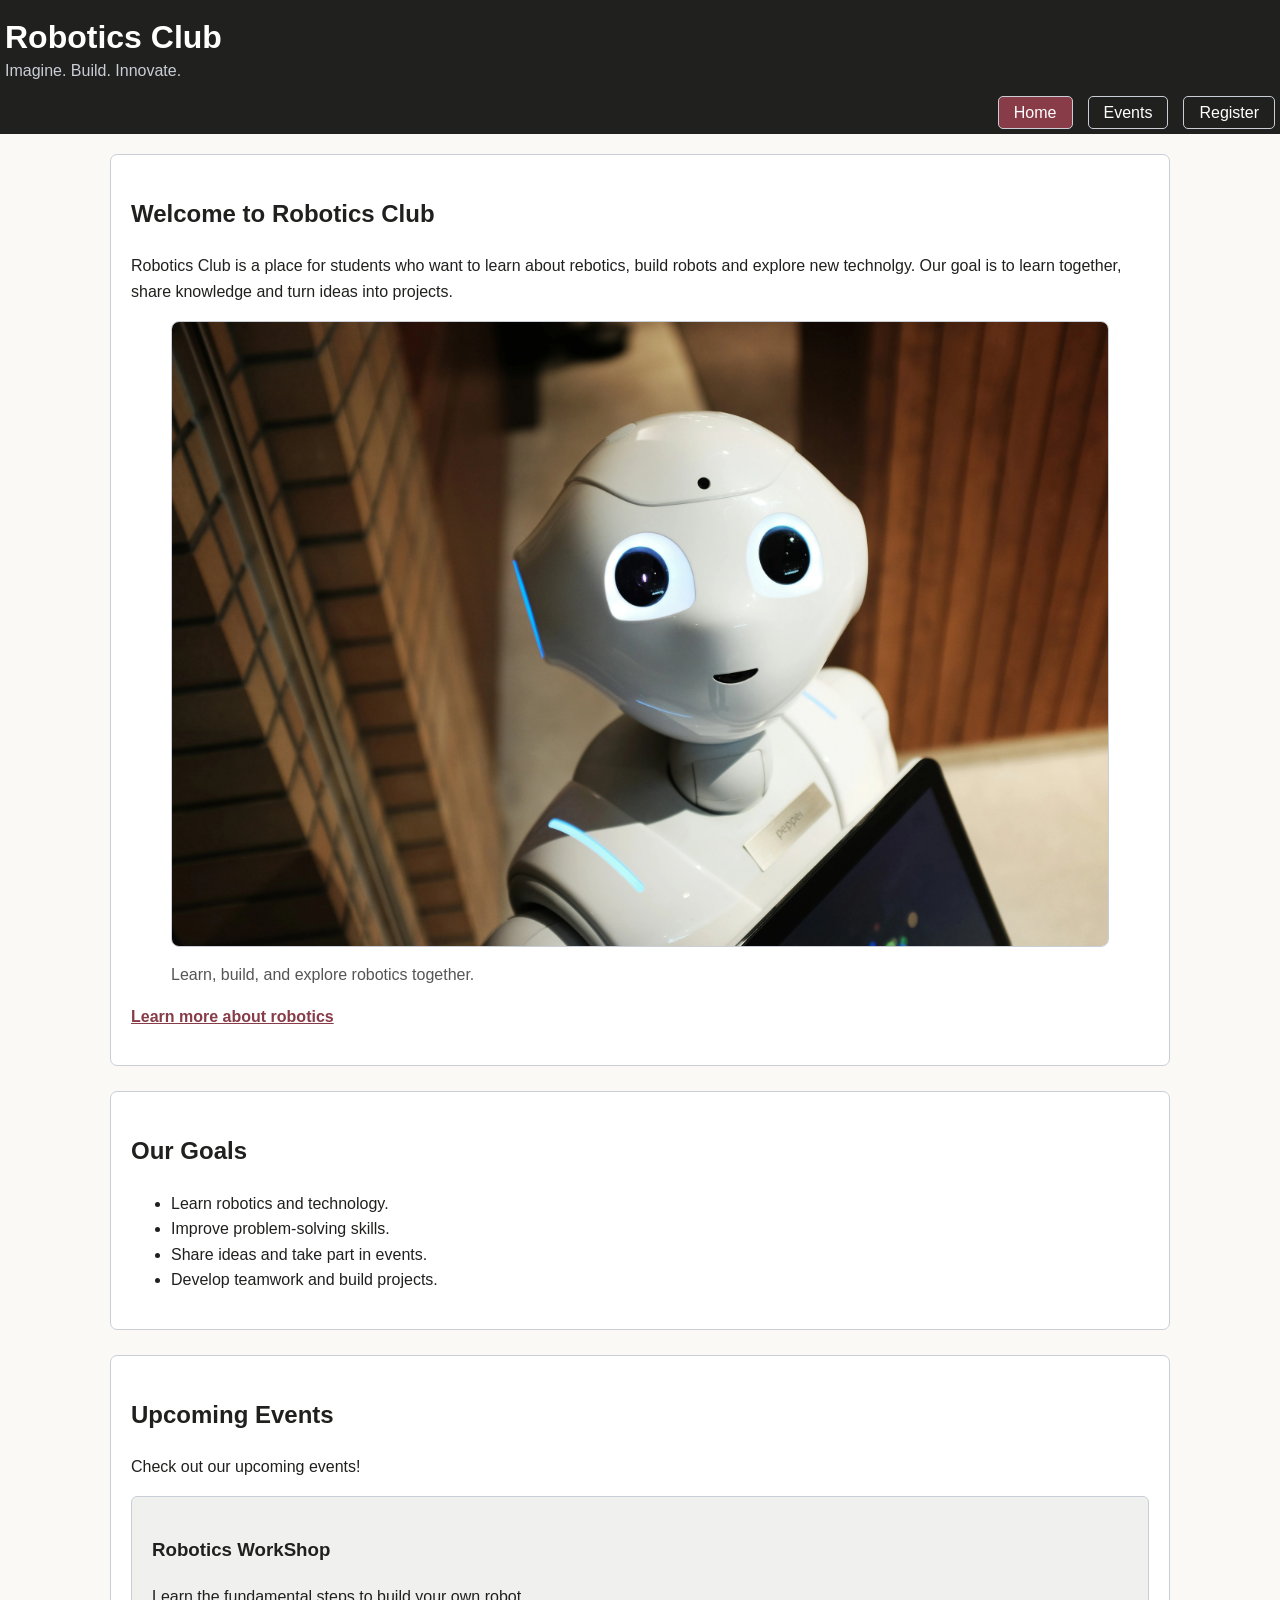
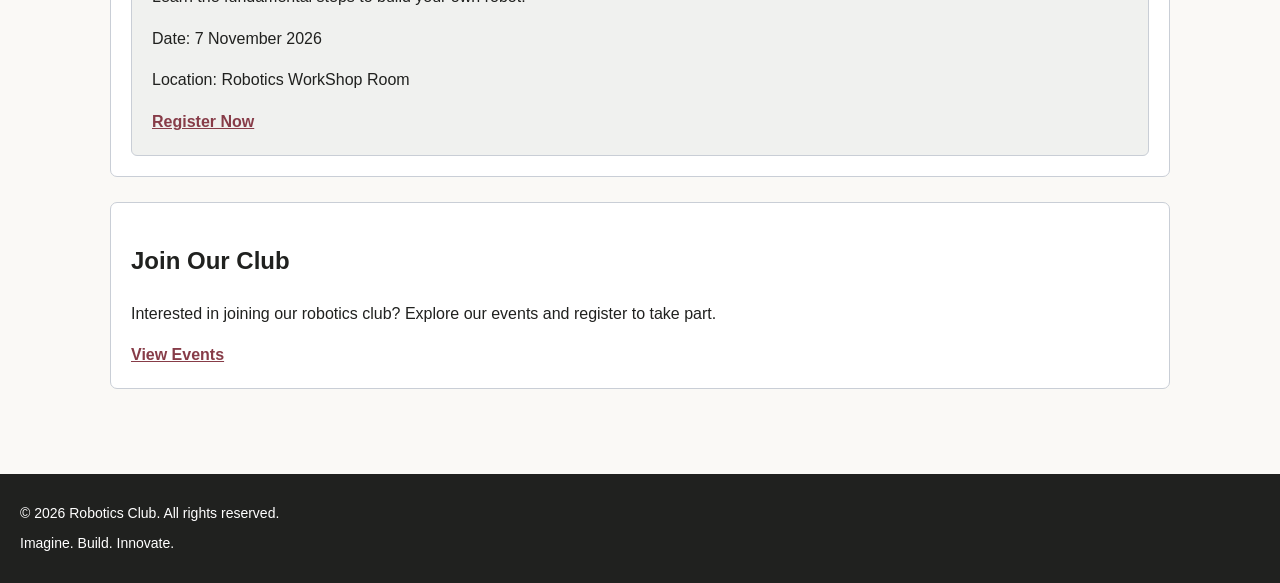
<file: index.html>
<!DOCTYPE html>
<html lang="en">

<head>
    <meta charset="UTF-8">
    <meta name="viewport" content="width=device-width, initial-scale=1.0">
    <title>Home | Robotics Club </title>
    <link rel="stylesheet" href="style.css">
</head>

<body>
    <header>
        <h1>Robotics Club</h1>
        <p>Imagine. Build. Innovate.</p>
        <nav>
            <a class="active" href="index.html">Home</a>
            <a href="events.html">Events</a>
            <a href="register.html">Register</a>
        </nav>
    </header>
    <main>
        <section id="home">
            <h2>Welcome to Robotics Club</h2>
            <p>Robotics Club is a place for students who want to learn about rebotics, build robots and explore new
                technolgy. Our goal is to learn together, share knowledge and turn ideas into projects.</p>
            <figure>
                <img src="images/robotics.webp" alt="A whiter robot with glowing blue eyes.">
                <figcaption>Learn, build, and explore robotics together.</figcaption>
            </figure>
            <p>
                <a href="https://www.firstinspires.org/robotics/frc" target="_blank" rel="noopener noreferrer">Learn more about robotics</a>
            </p>
        </section>
        <section id="home1">
            <h2>Our Goals</h2>
            <ul>
                <li>Learn robotics and technology.</li>
                <li>Improve problem-solving skills.</li>
                <li>Share ideas and take part in events.</li>
                <li>Develop teamwork and build projects.</li>
            </ul>
        </section>
        <section id="home2">
            <h2>Upcoming Events</h2>
            <p>Check out our upcoming events!</p>
            <article>
                <h3>Robotics WorkShop</h3>
                <p>Learn the fundamental steps to build your own robot.</p>
                <p>Date:
                    <time datetime="2026-11-07">7 November 2026</time>
                </p>
                <p>Location: Robotics WorkShop Room</p>
                <a href="register.html">Register Now</a>
            </article>
        </section>
        <aside>
            <h2>Join Our Club</h2>
            <p>Interested in joining our robotics club? Explore our events and register to take part.</p>
            <a href="events.html">View Events</a>
        </aside>
    </main>

    <footer>
        <p>&copy; 2026 Robotics Club. All rights reserved.</p>
        <p>Imagine. Build. Innovate.</p>
    </footer>
</body>

</html>
</file>
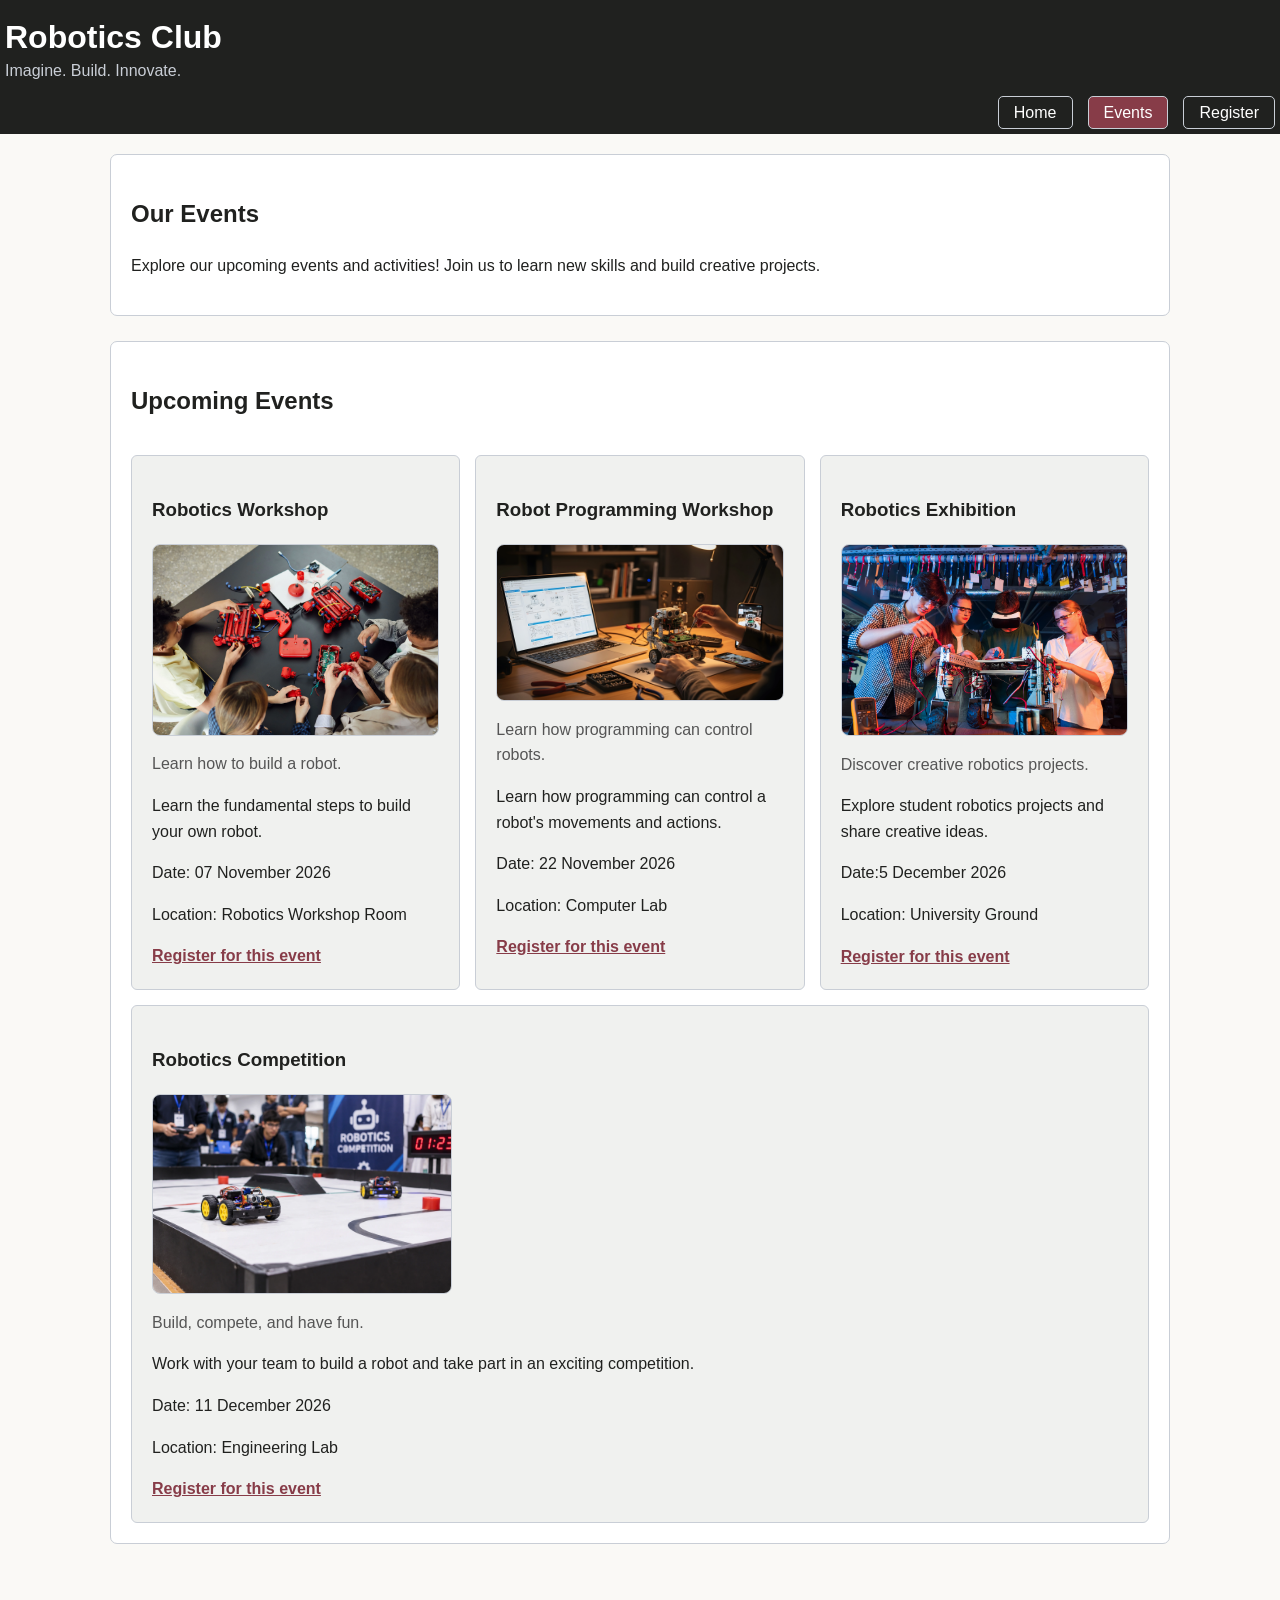
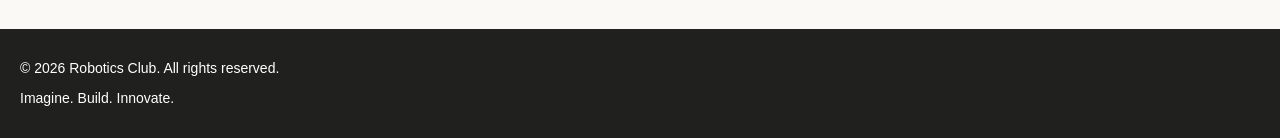
<file: events.html>
<!DOCTYPE html>
<html lang="en">

<head>
    <meta charset="UTF-8">
    <meta name="viewport" content="width=device-width, initial-scale=1.0">
    <title>Events | Robotics Club</title>
    <link rel="stylesheet" href="style.css">
</head>

<body>
    <header>
        <h1>Robotics Club</h1>
        <p>Imagine. Build. Innovate.</p>
        <nav>
            <a href="index.html">Home</a>
            <a href="events.html" class="active">Events</a>
            <a href="register.html">Register</a>
        </nav>
    </header>
    <main>
        <section class="he">
            <h2>Our Events</h2>
            <p>Explore our upcoming events and activities!
                Join us to learn new skills and build creative projects.
            </p>
        </section>
        <section class="event-list">
            <h2>Upcoming Events</h2>
            <article>
                <h3>Robotics Workshop</h3>
                <figure>
                    <img src="images/robot-workshop.webp" alt="Students assembling robots together during a robotics workshop">
                    <figcaption>Learn how to build a robot.</figcaption>
                </figure>
                <p>
                    Learn the fundamental steps to build your own robot.
                </p>
                <p>Date:
                    <time datetime="2026-11-07">07 November 2026</time>
                </p>
                <p>Location: Robotics Workshop Room</p>
                <a href="register.html">Register for this event</a>
            </article>
            <article>
                <h3>Robot Programming Workshop</h3>

                <figure>
                    <img src="images/robot-programming.webp" alt="Student programming a robot using laptop in computer lab">
                    <figcaption>Learn how programming can control robots.</figcaption>
                </figure>
                <p>
                    Learn how programming can control a robot's movements and actions.
                </p>
                <p>Date:
                    <time datetime="2026-11-22">22 November 2026</time>
                </p>

                <p>Location: Computer Lab</p>
                <a href="register.html">Register for this event</a>
            </article>

            <article>
                <h3>Robotics Exhibition</h3>

                <figure>
                    <img src="images/robot-showcase.webp" alt="Students showing their robotics project in exhibition">
                    <figcaption>Discover creative robotics projects.</figcaption>
                </figure>

                <p>
                    Explore student robotics projects and share creative ideas.
                </p>

                <p>
                    Date:<time datetime="2026-12-05">5 December 2026</time>
                </p>

                <p>Location: University Ground</p>
                <a href="register.html">Register for this event</a>
            </article>
         <article>
                <h3>Robotics Competition</h3>

                <figure>
                    <img src="images/robot-competition.webp" alt="Small robots racing against each other in competition">
                    <figcaption>Build, compete, and have fun.</figcaption>
                </figure>

                <p>
                    Work with your team to build a robot and take part in an exciting competition.
                </p>

                <p>
                    Date:
                    <time datetime="2026-12-11">11 December 2026</time>
                </p>

                <p>Location: Engineering Lab</p>
                <a href="register.html">Register for this event</a>
            </article>
            
        </section>
    </main>

    <footer>
        <p>&copy; 2026 Robotics Club. All rights reserved.</p>
        <p>Imagine. Build. Innovate.</p>
    </footer>
</body>

</html>
</file>
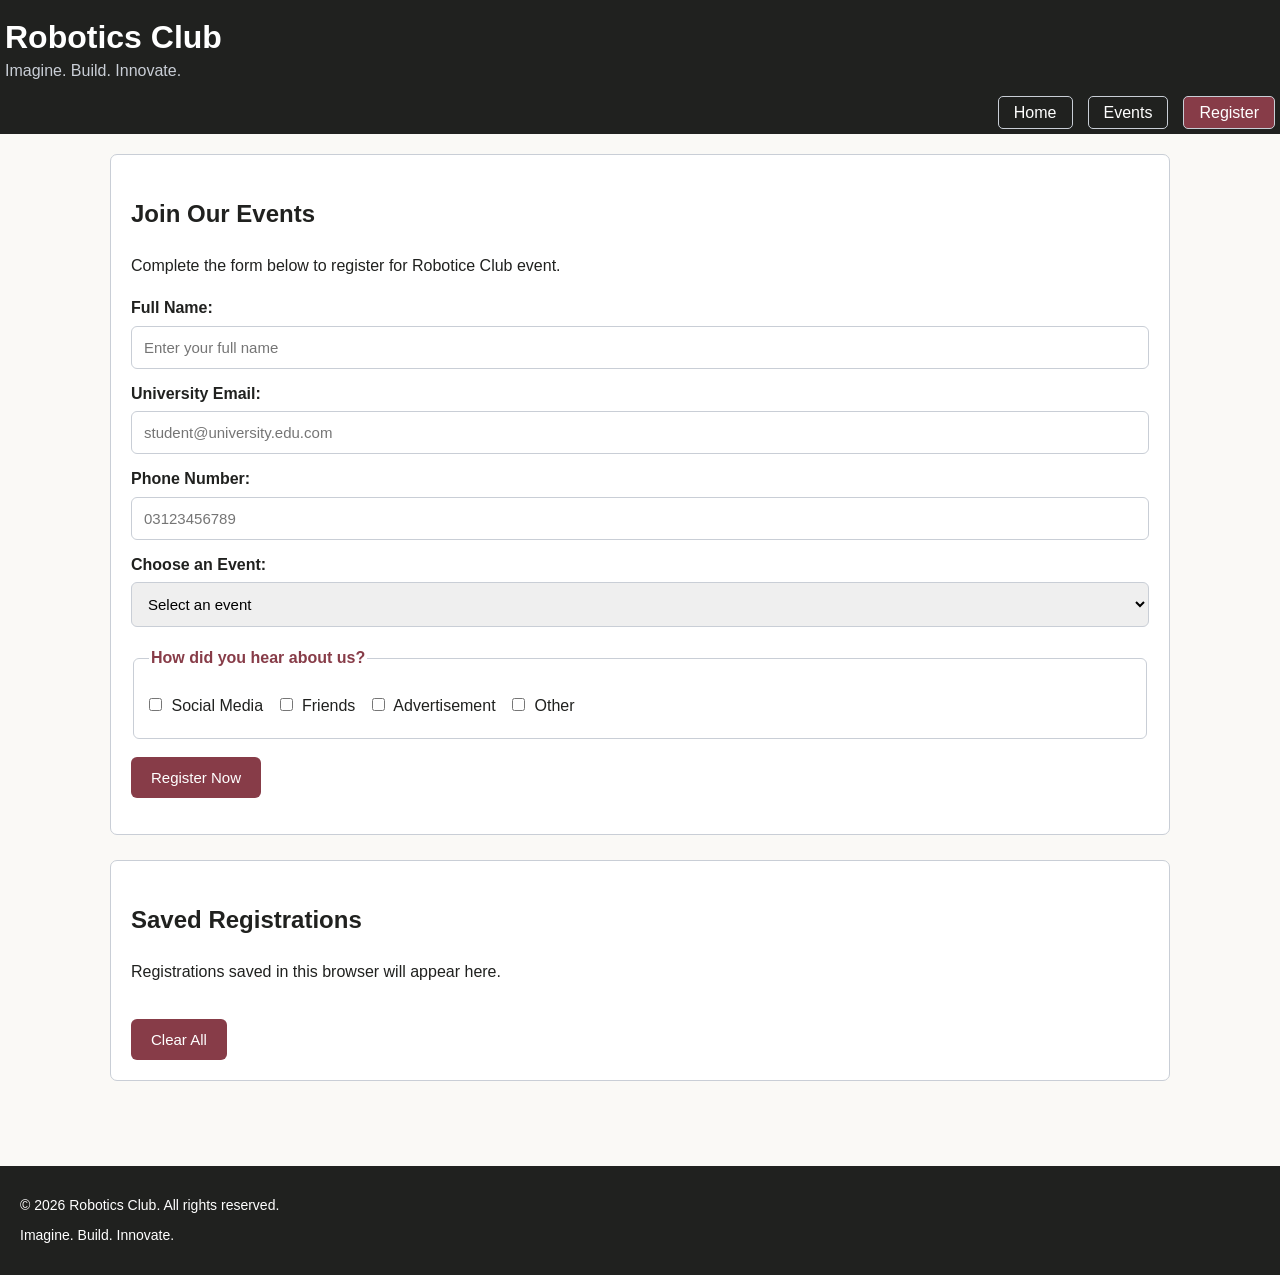
<file: register.html>
<!DOCTYPE html>
<html lang="en">

<head>
    <meta charset="UTF-8">
    <meta name="viewport" content="width=device-width, initial-scale=1.0">
    <title>Register | Robotics Club</title>
    <link rel="stylesheet" href="style.css">
</head>

<body>
    <header>
        <h1>Robotics Club</h1>
        <p>Imagine. Build. Innovate.</p>
        <nav>
            <a href="index.html">Home</a>
            <a href="events.html">Events</a>
            <a href="register.html" class="active">Register</a>
        </nav>
    </header>
    <main>
        <section id="register">
            <h2>Join Our Events</h2>
            <p>Complete the form below to register for Robotice Club event.</p>
            <form id="registration-form">
                <label for="full-name">Full Name:</label>
                <input type="text" id="full-name" name="fullName" placeholder="Enter your full name" minlength="3"
                    required>

                <label for="email">University Email:</label>
                <input type="email" id="email" name="email" placeholder="student@university.edu.com" required>

                <label for="phone">Phone Number:</label>
                <input type="tel" id="phone" name="phone" placeholder="03123456789" pattern="03[0-9]{9}" required>

                <label for="event">Choose an Event:</label>
                <select id="event" name="event" required>
                    <option value="">Select an event</option>
                    <option value="Robotics Workshop">Robotics Workshop</option>
                    <option value="Robot Programming Workshop">Robot Programming Workshop</option>
                    <option value="Robotics Exhibition">Robotics Exhibition</option>
                    <option value="Robotics Competition">Robotics Competition</option>
                </select>
                <fieldset>
                    <legend>How did you hear about us?</legend>
                    <input type="checkbox" id="social-media" name="source" value="Social Media">
                    <label for="social-media">Social Media</label>

                    <input type="checkbox" id="friends" name="source" value="Friends">
                    <label for="friends">Friends</label>

                    <input type="checkbox" id="advertisement" name="source" value="Advertisement">
                    <label for="advertisement">Advertisement</label>

                    <input type="checkbox" id="other" name="source" value="Other">
                    <label for="other">Other</label>
                </fieldset>
                <button type="submit">Register Now</button>
            </form>
            <p id="confirm" role="status"></p>
        </section>
        <section id="hi">
            <h2>Saved Registrations</h2>
            <p>Registrations saved in this browser will appear here.</p>
            <ul id="registration-list"></ul>
            <button type="button" id="clear-button">Clear All</button>
        </section>
    </main>
    <footer>
        <p>© 2026 Robotics Club. All rights reserved.</p>
        <p>Imagine. Build. Innovate.</p>
    </footer>
    <script src="script.js"></script>
</body>
</html>
</file>
<file: style.css>
* {
    box-sizing: border-box;
}

body {
    margin: 0;
    background-color: #FAF9F6;
    color: #20211F;
    font-family: Arial, sans-serif;
    line-height: 1.6;
}
/*-----------------------------------------------------*/
header{
    background-color: #20211F;
    color: #FFFFFF;
    text-align: left;
    padding: 5px;
    line-height: 0.7;
}

header h1{
    color: #FFFFFF;
    margin-bottom: 5px;
}

header p {
    color: #C9CED6;
}

/*group selector*/
h1,h2{
    color: #20211F;
}
/*-----------------------------------------------------*/
/* nav with flexbox */
nav {
    display: flex;
    justify-content: flex-end;
    align-items: center;
    flex-wrap: wrap;
    gap: 15px;
    margin-top: 20px;
}

nav a {
    color: #FFFFFF;
    text-decoration: none;
    padding: 10px 15px;
    border-radius: 5px;
}

/* child selector */
nav > a {
    border: 1px solid #C9CED6;
}

nav a:hover {
    background-color: #873C48;
}

/* class selector */
.active {
    background-color: #873C48;
}
/*-----------------------------------------------------*/
#home {
    background-color: #FFFFFF;
}

#home a {
    font-weight: bold;
}
#home1,
#home2{
    background-color: #FFFFFF;
}
main {
    max-width: 1100px;
    margin: 0 auto;
    padding: 20px;
}

section, aside {
    margin-bottom: 25px;
    padding: 20px;
    border: 1px solid #C9CED6;
    border-radius: 7px;
    background-color: #FFFFFF;
}

article {
    background-color: #F0F1EF;
    border: 1px solid #C9CED6;
    padding: 20px;
    margin-top: 15px;
    border-radius: 6px;
}

article a,
aside a {
    color: #873C48;
    font-weight: bold;
}

/*-----------------------------------------------------*/
img {
    max-width: 100%;
    height: auto;
    border-radius: 8px;
    border: 1px solid #C9CED6;

}

figcaption {
    color: #555555;
    margin-top: 8px;
}

a[href^="https"] {
    color: #873C48;
}

a:focus {
    outline: 1px solid #873C48;
    
}

/*-----------------------------------------------------*/
footer {
    background-color: #20211F;
    color: #FFFFFF;
    text-align: left;
    padding: 20px;
    margin-top: 40px;
}

footer p {
    margin: 8px 0;
    font-size: 14px;
}

/* Responsive design */
@media (max-width: 600px) {
    nav {
        flex-direction: column;
        align-items: stretch;
    }

    nav a {
        text-align: center;
    }

    main {
        padding: 12px;
    }

    section, aside, article {
        padding: 15px;
    }
}

/*-------------------------------------------Event page css-------------------------------------------*/
.he{
     background-color: #FFFFFF;
}
.event-list {
    display: flex;
    flex-wrap: wrap;
    gap: 15px;
    justify-content: space-between;
    align-items: stretch;
    background-color: #FFFFFF;

}

.event-list h2 {
    width: 100%;
}

.event-list article {
    flex: 1 1 250px;
    margin-top: 0;
    padding: 20px;
    border: 1px solid #C9CED6;
    border-radius: 6px;
    background-color: #F0F1EF;
}

.event-list img {
    width: 100%;
    max-width: 300px;
    height: auto;
    border-radius: 8px;
    border: 1px solid #C9CED6;
}

.event-list figure {
    margin: 0;
}

.event-list article a {
    color: #873C48;
    font-weight: bold;
}

.event-list figcaption {
    color: #555555;
    margin-top: 8px;
}

/*for resonsive design*/
@media (max-width: 600px) {
    .event-list {
        flex-direction: column;
    }

    .event-list article {
        width: 100%;
    }
}

/*-------------------------------------------register page css-------------------------------------------*/
#register {
    background-color: #FFFFFF;
}
#hi{
    background-color: #FFFFFF;
}
#registration-form label {
    display: block;
    margin-top: 12px;
    font-weight: bold;
}

#registration-form input[type="text"], #registration-form input[type="email"], #registration-form input[type="tel"], #registration-form select {
    width: 100%;
    padding: 12px;
    margin-top: 5px;
    border: 1px solid #C9CED6;
    border-radius: 6px;
    font-family: Arial, sans-serif;
    font-size: 15px;
}

#registration-form fieldset {
    margin-top: 18px;
    padding: 15px;
    border: 1px solid #C9CED6;
    border-radius: 6px;
}

#registration-form legend {
    font-weight: bold;
    color: #873C48;
}

#registration-form input[type="checkbox"] {
    margin: 12px 5px 12px 0;
}

#registration-form fieldset label {
    display: inline;
    margin-right: 12px;
    font-weight:normal;
}

#registration-form input:focus, #registration-form select:focus {
    outline: 2px solid #873C48;
}

#registration-form button, #clear-button {
    background-color: #873C48;
    color: #FFFFFF;
    padding: 12px 20px;
    margin-top: 18px;
    border: none;
    border-radius: 6px;
    font-size: 15px;
}

#registration-form button:hover, #clear-button:hover {
    background-color: #20211F;
}

#confirm{
    color: #873C48;
    font-weight: bold;
}

#registration-list li {
    background-color: #F0F1EF;
    padding: 12px;
    margin-top: 10px;
    border-radius: 6px;
}
/*for responsiveness*/
@media (max-width: 600px) {
    #registration-form button,
    #clear-button {
        width: 100%;
    }
}
</file>
